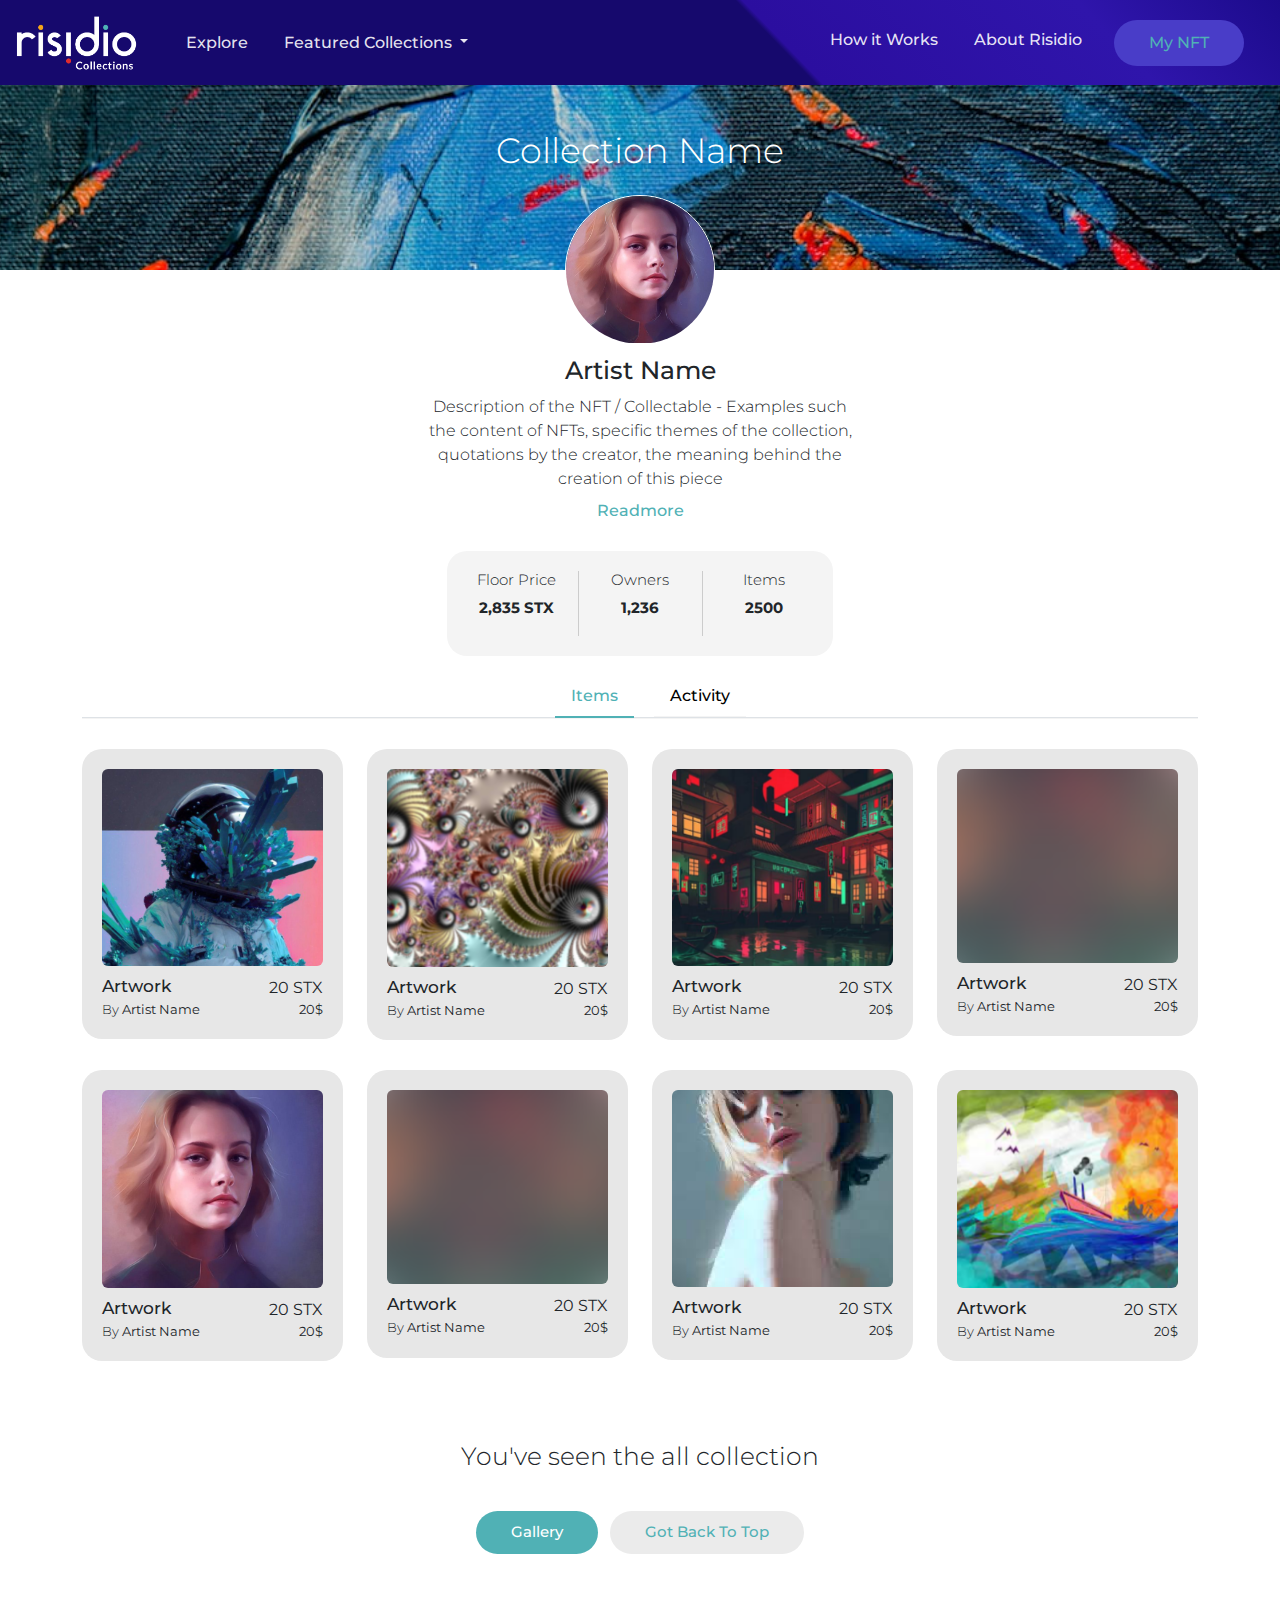
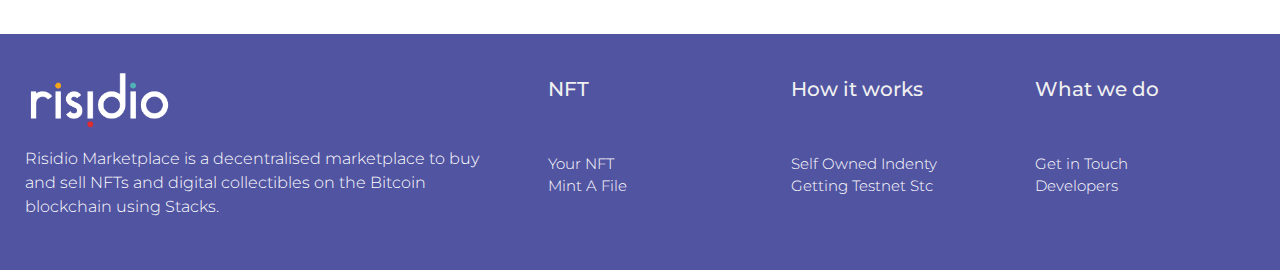
<file: index.html>
<!DOCTYPE html>
<html>
<head>
    <meta charset="utf-8">
    <meta name="viewport" content="width=device-width, initial-scale=1">
    <title>Risidio Marketplace</title>
    <link rel="stylesheet" type="text/css" href="css/bootstrap.min.css">
    <link rel="stylesheet" type="text/css" href="css/style.css">
</head>
<body>


 
   <!-- ////////////  Header -->

    <header class="site-header">

        <nav class="navbar navbar-expand-lg  bg-body-tertiary">
            <div class="container-fluid">
                <a class="navbar-brand" href="index.html">
                    <img src="images/logo-1.png" class="logo-one" alt="Risidio Collection">
                    <img src="images/logo-2.png" class="logo-two d-none" alt="Risidio Marketplace">
                </a>

                <button class="navbar-toggler collapsed" type="button" data-bs-toggle="collapse"
                    data-bs-target="#navbarSupportedContent" aria-controls="navbarSupportedContent"
                    aria-expanded="false" aria-label="Toggle navigation">
                    <!-- <span class="navbar-toggler-icon"></span> -->
                    <span class="icon-bar top-bar"></span>
                    <span class="icon-bar middle-bar"></span>
                    <span class="icon-bar bottom-bar"></span>

                </button>
                <div class="collapse navbar-collapse" id="navbarSupportedContent">
                    <ul class="navbar-nav me-auto mb-2 mb-lg-0">
                        <li class="nav-item">
                            <a class="nav-link active" aria-current="page" href="index.html">Explore</a>
                        </li>
                        <li class="nav-item dropdown">
                            <a class="nav-link dropdown-toggle" href="#" role="button" data-bs-toggle="dropdown"
                                aria-expanded="false">
                                Featured Collections
                            </a>
                            <ul class="dropdown-menu">
                                <li><a class="dropdown-item" href="#">Featured Collections</a></li>
                                <li><a class="dropdown-item" href="#">All Collections</a></li>
                            </ul>
                        </li>
                    </ul>

                    <hr class="d-lg-none divider">

                    <ul class="navbar-nav d-flex">
                        <li class="nav-item">
                            <a class="nav-link " aria-current="page" href="#">How it Works</a>
                        </li>
                        <li class="nav-item me-4">
                            <a class="nav-link " aria-current="page" href="#">About Risidio</a>
                        </li>
                        <li class="nav-item custom-button me-4">
                            <a class="nav-link active m-0" aria-current="page" href="mint-an-nft.html">My NFT</a>
                        </li>
                        
                        <li class="nav-item custom-button me-4 d-none">
                            <a class="nav-link active m-0" aria-current="page" href="mint-an-nft.html">Register with Hiro Wallet</a>
                        </li>
                    </ul>
                </div>
            </div>
        </nav>
    </header>


<!--  /////// Collection Page -->

    <div class="collection-page text-center">
        <h3 class="collection-title">Collection Name</h3>

        <div class="collection-content">
            <div class="collection-artist">
                <img src="images/artist.png" class="artist-img rounded-circle" alt="Artist Name">
                <h3 class="artist-title">Artist Name</h3>
            </div>

            <div class="collection-description d-grid gap-2 col-lg-4 col-sm-8 col-xs-4 mx-auto">
                Description of the NFT / Collectable - Examples such the content of NFTs, specific themes of the
                collection,
                quotations by the creator,
                the meaning behind the creation of this piece
                <br>
                <div class="collapse " id="collapseExample"><br>
                    Description of the NFT / Collectable - - - Examples such the content of NFTs, specific themes
                    of the collection, quotations by the creator, the meaning behind the creation of
                    this piece etc Description of the NFT / Collectable - Examples
                    such the content of NFTs, specific themes of the collection, quotations by the creator,
                    the meaning behind the creation of this piece etc Description of the NFT / Collectable -
                    Examples such the content of NFTs, specific themes of the collection, quotations by the creator,
                    the meaning behind the creation of this piece etc
                </div>
                <a class="text-center readmore-btn" data-bs-toggle="collapse" href="#collapseExample" role="button"
                    aria-expanded="false" aria-controls="collapseExample">
                    Readmore
                </a>

<!-- Collection Details -->

                <div class="collection-details text-center">
                    <div class="row">
                        <div class="col">
                            <h5>Floor Price</h5>
                            <p>2,835 STX</p>
                        </div>
                        <div class="col ">
                            <h5>Owners</h5>
                            <p>1,236</p>
                        </div>
                        <div class="col ">
                            <h5>Items</h5>
                            <p>2500</p>
                        </div>
                    </div>

                </div>


            </div>

                 <!--   //////   Store Data -->

            <div class="container">
                <div class="artist-data">
                    <ul class="nav nav-tabs justify-content-center" id="myTab" role="tablist">
                        <li class="nav-item" role="presentation">
                            <button class="nav-link active" id="items-tab" data-bs-toggle="tab"
                                data-bs-target="#items-tab-pane" type="button" role="tab" aria-controls="items-tab-pane"
                                aria-selected="true">Items</button>
                        </li>
                        <li class="nav-item" role="presentation">
                            <button class="nav-link" id="activity-tab" data-bs-toggle="tab"
                                data-bs-target="#activity-tab-pane" type="button" role="tab"
                                aria-controls="activity-tab-pane" aria-selected="false">Activity</button>
                        </li>
                    </ul>
                    <div class="tab-content" id="myTabContent">
                        <div class="tab-pane fade show active mb-5" id="items-tab-pane" role="tabpanel"
                            aria-labelledby="items-tab" tabindex="0">
                        
                        <!-- row-1 -->
                        <div class="row">
                            <div class="col-md-3 col-sm-6 col-xs-12 item-1">
                                <div class="product-box">
                                    <div class="prod-img">
                                        <img src="images/art-6.png" class="rounded img-fluid w-100" alt="artwork title">
                                    </div>
                                    <div class="clearfix"></div>
                                    <div class="prod-content">
                                        <h3 class="prod-title float-start m-0 p-0">Artwork</h3>
                                        <strong class="prod-fprice float-end m-0 p-0">20 STX</strong>
                                        <div class="clearfix"></div>
                                        <p class="float-start m-0 p-0">By <strong class="prod-artist">Artist Name</strong></p>
                                        <p class="float-end m-0 p-0"><strong class="prod-price">20$</strong></p>
                                        <div class="clearfix"></div>
                                    </div>
                                    
                                </div>
                            </div>
                            <div class="col-md-3 col-sm-6 col-xs-12 item-2">
                                <div class="product-box">
                                    <div class="prod-img">
                                        <img src="images/art-5.png" class="rounded img-fluid w-100" alt="artwork title">
                                    </div>
                                    <div class="clearfix"></div>
                                    <div class="prod-content">
                                        <h3 class="prod-title float-start m-0 p-0">Artwork</h3>
                                        <strong class="prod-fprice float-end m-0 p-0">20 STX</strong>
                                        <div class="clearfix"></div>
                                        <p class="float-start m-0 p-0">By <strong class="prod-artist">Artist Name</strong></p>
                                        <p class="float-end m-0 p-0"><strong class="prod-price">20$</strong></p>
                                        <div class="clearfix"></div>
                                    </div>
                                    
                                </div>
                            </div>
                            <div class="col-md-3 col-sm-6 col-xs-12 item-3">
                                <div class="product-box">
                                    <div class="prod-img">
                                        <img src="images/art-4.png" class="rounded img-fluid w-100" alt="artwork title">
                                    </div>
                                    <div class="clearfix"></div>
                                    <div class="prod-content">
                                        <h3 class="prod-title float-start m-0 p-0">Artwork</h3>
                                        <strong class="prod-fprice float-end m-0 p-0">20 STX</strong>
                                        <div class="clearfix"></div>
                                        <p class="float-start m-0 p-0">By <strong class="prod-artist">Artist Name</strong></p>
                                        <p class="float-end m-0 p-0"><strong class="prod-price">20$</strong></p>
                                        <div class="clearfix"></div>
                                    </div>
                                    
                                </div>
                            </div>
                            <div class="col-md-3 col-sm-6 col-xs-12 item-4">
                                <div class="product-box">
                                    <div class="prod-img">
                                        <img src="images/art-2.png" class="rounded img-fluid w-100" alt="artwork title">
                                    </div>
                                    <div class="clearfix"></div>
                                    <div class="prod-content">
                                        <h3 class="prod-title float-start m-0 p-0">Artwork</h3>
                                        <strong class="prod-fprice float-end m-0 p-0">20 STX</strong>
                                        <div class="clearfix"></div>
                                        <p class="float-start m-0 p-0">By <strong class="prod-artist">Artist Name</strong></p>
                                        <p class="float-end m-0 p-0"><strong class="prod-price">20$</strong></p>
                                        <div class="clearfix"></div>
                                    </div>
                                    
                                </div>
                            </div>

                        </div>
                        <!-- row-2 -->
                        <div class="row">
                            <div class="col-md-3 col-sm-6 col-xs-12 item-1">
                                <div class="product-box">
                                    <div class="prod-img">
                                        <img src="images/art-7.png" class="rounded img-fluid w-100" alt="artwork title">
                                    </div>
                                    <div class="clearfix"></div>
                                    <div class="prod-content">
                                        <h3 class="prod-title float-start m-0 p-0">Artwork</h3>
                                        <strong class="prod-fprice float-end m-0 p-0">20 STX</strong>
                                        <div class="clearfix"></div>
                                        <p class="float-start m-0 p-0">By <strong class="prod-artist">Artist Name</strong></p>
                                        <p class="float-end m-0 p-0"><strong class="prod-price">20$</strong></p>
                                        <div class="clearfix"></div>
                                    </div>
                                    
                                </div>
                            </div>
                            <div class="col-md-3 col-sm-6 col-xs-12 item-2">
                                <div class="product-box">
                                    <div class="prod-img">
                                        <img src="images/art-2.png" class="rounded img-fluid w-100" alt="artwork title">
                                    </div>
                                    <div class="clearfix"></div>
                                    <div class="prod-content">
                                        <h3 class="prod-title float-start m-0 p-0">Artwork</h3>
                                        <strong class="prod-fprice float-end m-0 p-0">20 STX</strong>
                                        <div class="clearfix"></div>
                                        <p class="float-start m-0 p-0">By <strong class="prod-artist">Artist Name</strong></p>
                                        <p class="float-end m-0 p-0"><strong class="prod-price">20$</strong></p>
                                        <div class="clearfix"></div>
                                    </div>
                                    
                                </div>
                            </div>
                            <div class="col-md-3 col-sm-6 col-xs-12 item-3">
                                <div class="product-box">
                                    <div class="prod-img">
                                        <img src="images/art-1.png" class="rounded img-fluid w-100" alt="artwork title">
                                    </div>
                                    <div class="clearfix"></div>
                                    <div class="prod-content">
                                        <h3 class="prod-title float-start m-0 p-0">Artwork</h3>
                                        <strong class="prod-fprice float-end m-0 p-0">20 STX</strong>
                                        <div class="clearfix"></div>
                                        <p class="float-start m-0 p-0">By <strong class="prod-artist">Artist Name</strong></p>
                                        <p class="float-end m-0 p-0"><strong class="prod-price">20$</strong></p>
                                        <div class="clearfix"></div>
                                    </div>
                                    
                                </div>
                            </div>
                            <div class="col-md-3 col-sm-6 col-xs-12 item-4">
                                <div class="product-box">
                                    <div class="prod-img">
                                        <img src="images/art-3.png" class="rounded img-fluid w-100" alt="artwork title">
                                    </div>
                                    <div class="clearfix"></div>
                                    <div class="prod-content">
                                        <h3 class="prod-title float-start m-0 p-0">Artwork</h3>
                                        <strong class="prod-fprice float-end m-0 p-0">20 STX</strong>
                                        <div class="clearfix"></div>
                                        <p class="float-start m-0 p-0">By <strong class="prod-artist">Artist Name</strong></p>
                                        <p class="float-end m-0 p-0"><strong class="prod-price">20$</strong></p>
                                        <div class="clearfix"></div>
                                    </div>
                                    
                                </div>
                            </div>

                        </div>

                        <div class="nomore-collection">
                            <h3 class="fw-light">You've seen the all collection</h3>
                            <button class="btn btn-dark btn-lg theme-btn me-2"><a href="#">Gallery</a></button>
                            <button class="btn btn-dark btn-lg theme-btn-opposite"><a href="#">Got Back To Top</a></button>
                        </div>
                        
                        </div>
                        <div class="tab-pane fade mt-5 mb-5" id="activity-tab-pane" role="tabpanel" aria-labelledby="activity-tab"
                            tabindex="0">
                        
                            <h3>Put Data Here</h3>
                        
                        </div>

                    </div>

                </div>
            </div>

        </div>
    </div>



     <!-- /////  Footer -->


    <footer class="footer">

        <div class="row">
            <div class="col-md-5">
                <div class="footer-logo">
                    <a href="index.html"><img src="images/logo-cleaned.png" class="img-fluid" alt="Risidio"></a>
                </div>
                <div class="company-desc">
                    <p>Risidio Marketplace is a decentralised marketplace to buy and sell NFTs and digital collectibles on the Bitcoin blockchain using Stacks.</p>
                </div>
            </div>
            <div class="col-md-7">
                <div class="row">
                    <div class="col-lg-4 col-sm-12 col-xs-12">
                        <h3 class="mt-2">NFT</h3>
                        <ul>
                            <a href="nft-collections.html"><li>Your NFT</li></a>
                            <a href="mint-an-nft.html"><li>Mint A File</li></a>
                        </ul>
                    </div>
                    <div class="col-lg-4 col-sm-12 col-xs-12">
                        <h3 class="mt-2">How it works</h3>
                        <ul>
                            <a href=""><li>Self Owned Indenty</li></a>
                            <a href=""><li>Getting Testnet Stc</li></a>
                        </ul>
                    </div>
                    <div class="col-lg-4 col-sm-12 col-xs-12">
                        <h3 class="mt-2">What we do</h3>
                        <ul>
                            <a href=""><li>Get in Touch</li></a>
                            <a href=""><li>Developers</li></a>
                        </ul>
                    </div>
                </div>
            </div>
        </div>

    </footer>

    <script type="text/javascript" src="js/bootstrap.bundle.min.js"></script>
    <script type="text/javascript" src="js/jquery-3.7.0.min.js"></script>
    <script type="text/javascript" src="js/hiro-wallet.js"></script>
    <script>

        $(document).ready(function () {
            $(".navbar-toggler").click(function () {
                $(".logo-one").toggleClass("d-none");
                $(".logo-two").toggleClass("d-none");
            });
        });

    </script>
</body>

</html>
</file>
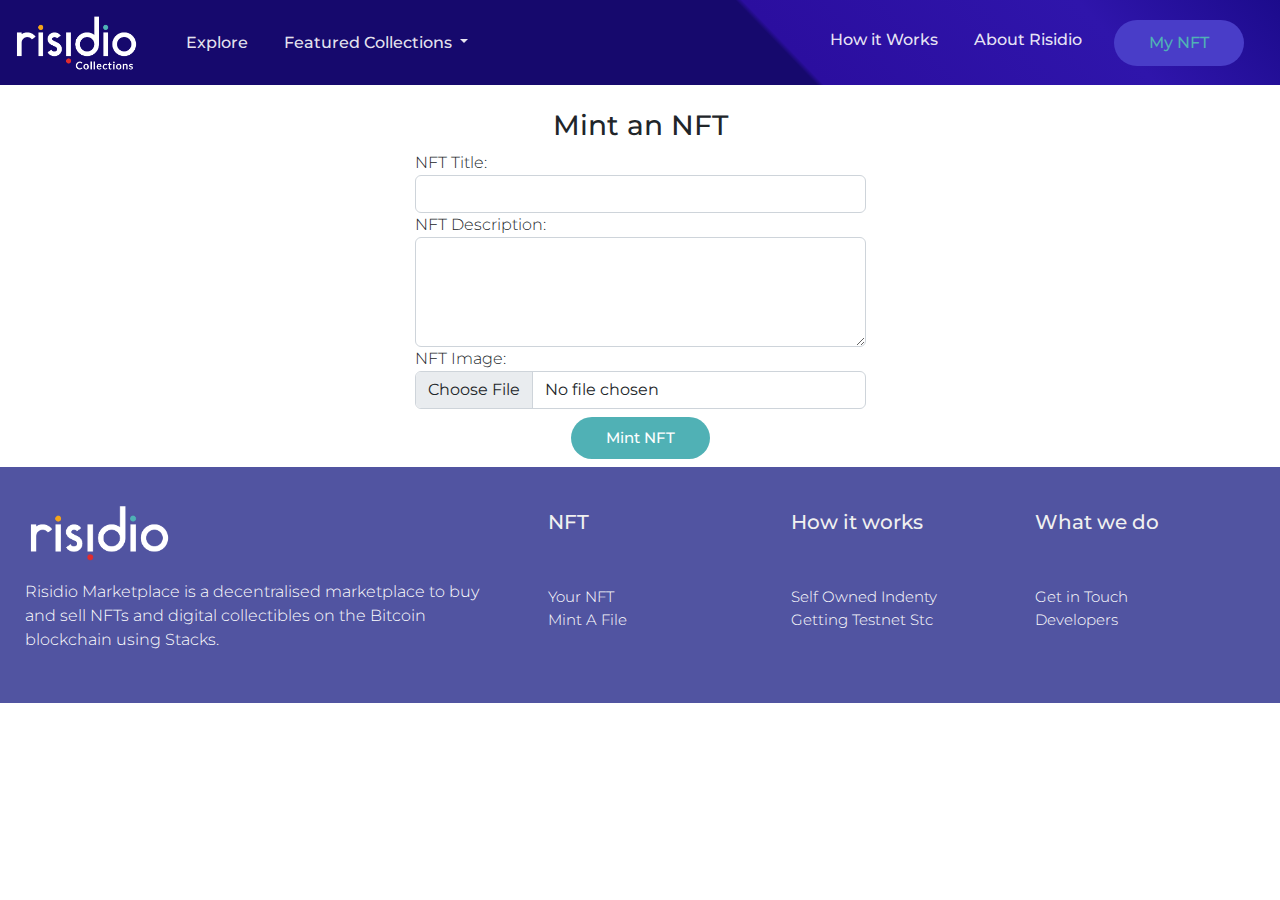
<file: mint-an-nft.html>
<!DOCTYPE html>
<html>

<head>
    <meta charset="utf-8">
    <meta name="viewport" content="width=device-width, initial-scale=1">
    <title>Risidio Marketplace</title>
    <link rel="stylesheet" type="text/css" href="css/bootstrap.min.css">
    <link rel="stylesheet" type="text/css" href="css/style.css">
</head>

<body>
   <!-- ////////////  Header -->

    <header class="site-header">

        <nav class="navbar navbar-expand-lg  bg-body-tertiary">
            <div class="container-fluid">
                <a class="navbar-brand" href="index.html">
                    <img src="images/logo-1.png" class="logo-one" alt="Risidio Collection">
                    <img src="images/logo-2.png" class="logo-two d-none" alt="Risidio Marketplace">
                </a>

                <button class="navbar-toggler collapsed" type="button" data-bs-toggle="collapse"
                    data-bs-target="#navbarSupportedContent" aria-controls="navbarSupportedContent"
                    aria-expanded="false" aria-label="Toggle navigation">
                    <!-- <span class="navbar-toggler-icon"></span> -->
                    <span class="icon-bar top-bar"></span>
                    <span class="icon-bar middle-bar"></span>
                    <span class="icon-bar bottom-bar"></span>

                </button>
                <div class="collapse navbar-collapse" id="navbarSupportedContent">
                    <ul class="navbar-nav me-auto mb-2 mb-lg-0">
                        <li class="nav-item">
                            <a class="nav-link active" aria-current="page" href="index.html">Explore</a>
                        </li>
                        <li class="nav-item dropdown">
                            <a class="nav-link dropdown-toggle" href="#" role="button" data-bs-toggle="dropdown"
                                aria-expanded="false">
                                Featured Collections
                            </a>
                            <ul class="dropdown-menu">
                                <li><a class="dropdown-item" href="#">Featured Collections</a></li>
                                <li><a class="dropdown-item" href="#">All Collections</a></li>
                            </ul>
                        </li>
                    </ul>

                    <hr class="d-lg-none divider">

                    <ul class="navbar-nav d-flex">
                        <li class="nav-item">
                            <a class="nav-link " aria-current="page" href="#">How it Works</a>
                        </li>
                        <li class="nav-item me-4">
                            <a class="nav-link " aria-current="page" href="#">About Risidio</a>
                        </li>
                        <li class="nav-item custom-button me-4">
                            <a class="nav-link active m-0" aria-current="page" href="mint-an-nft.html">My NFT</a>
                        </li>
                        <li class="nav-item custom-button me-4 d-none">
                            <a class="nav-link active m-0" aria-current="page" href="mint-an-nft.html">Register with Hiro Wallet</a>
                        </li>
                    </ul>
                </div>
            </div>
        </nav>
    </header>


    <div class="site-page">
        <div class="container">
            <div class="row justify-content-md-center">
                <div class="col-md-5">
                    <h3 class="text-center mt-4">Mint an NFT</h3>
                    <!-- <img id="nftImage" src="images/art-1.png" alt="NFT Image" onclick="handleNFTImageClick()"> -->
                    <form id="mintForm">
                        <div>
                            <label for="nftTitle">NFT Title:</label>
                            <input type="text" id="nftTitle" class="form-control" name="nftTitle" required>
                        </div>
                        <div>
                            <label for="nftDescription">NFT Description:</label>
                            <textarea id="nftDescription"  class="form-control" name="nftDescription" rows="4" required></textarea>
                        </div>
                        <div>
                            <label for="nftImage">NFT Image:</label>
                            <input type="file" class="form-control" id="nftImage" name="nftImage" required>
                        </div>
                        <div class="text-center m-2">
                            <button type="submit" class="btn btn-dark theme-btn">Mint NFT</button>
                        </div>
                    </form>
                </div>
            </div>
        </div>
    </div>


     <!-- /////  Footer -->


    <footer class="footer">

        <div class="row">
            <div class="col-md-5">
                <div class="footer-logo">
                    <a href="index.html"><img src="images/logo-cleaned.png" class="img-fluid" alt="Risidio"></a>
                </div>
                <div class="company-desc">
                    <p>Risidio Marketplace is a decentralised marketplace to buy and sell NFTs and digital collectibles on the Bitcoin blockchain using Stacks.</p>
                </div>
            </div>
            <div class="col-md-7">
                <div class="row">
                    <div class="col-lg-4 col-sm-12 col-xs-12">
                        <h3 class="mt-2">NFT</h3>
                        <ul>
                            <a href="nft-collections.html"><li>Your NFT</li></a>
                            <a href="mint-an-nft.html"><li>Mint A File</li></a>
                        </ul>
                    </div>
                    <div class="col-lg-4 col-sm-12 col-xs-12">
                        <h3 class="mt-2">How it works</h3>
                        <ul>
                            <a href=""><li>Self Owned Indenty</li></a>
                            <a href=""><li>Getting Testnet Stc</li></a>
                        </ul>
                    </div>
                    <div class="col-lg-4 col-sm-12 col-xs-12">
                        <h3 class="mt-2">What we do</h3>
                        <ul>
                            <a href=""><li>Get in Touch</li></a>
                            <a href=""><li>Developers</li></a>
                        </ul>
                    </div>
                </div>
            </div>
        </div>

    </footer>

    <script type="text/javascript" src="js/bootstrap.bundle.min.js"></script>
    <script type="text/javascript" src="js/jquery-3.7.0.min.js"></script>
    <script type="text/javascript" src="js/hiro-wallet.js"></script>
    <script>

        $(document).ready(function () {
            $(".navbar-toggler").click(function () {
                $(".logo-one").toggleClass("d-none");
                $(".logo-two").toggleClass("d-none");
            });
        });

    </script>
     <script>
        document.getElementById("mintForm").addEventListener("submit", function(event) {
          event.preventDefault(); // 
          
          if (!checkHiroWalletInstalled()) {
            promptInstallHiroWallet();
          } else {
            // Ready minting functionality
            const nftTitle = document.getElementById("nftTitle").value;
            const nftDescription = document.getElementById("nftDescription").value;
            const nftImage = document.getElementById("nftImage").files[0];
            
            // Perform logic to mint the NFT
                HiroWalletProvider.mintNFT(nftTitle, nftDescription, nftImage)
                .then((response) => {
                // Handle the success response
                // Put Logic Here  
                console.log("NFT minted successfully!", response);
                })
                .catch((error) => {
                // Handle the error response
                // Put Logic Here  
                console.error("Failed to mint NFT:", error);
                });
        
            // Reset after successful minting
            document.getElementById("nftTitle").value = "";
            document.getElementById("nftDescription").value = "";
            document.getElementById("nftImage").value = "";
          }
        });
      </script>
</body>

</html>
</file>
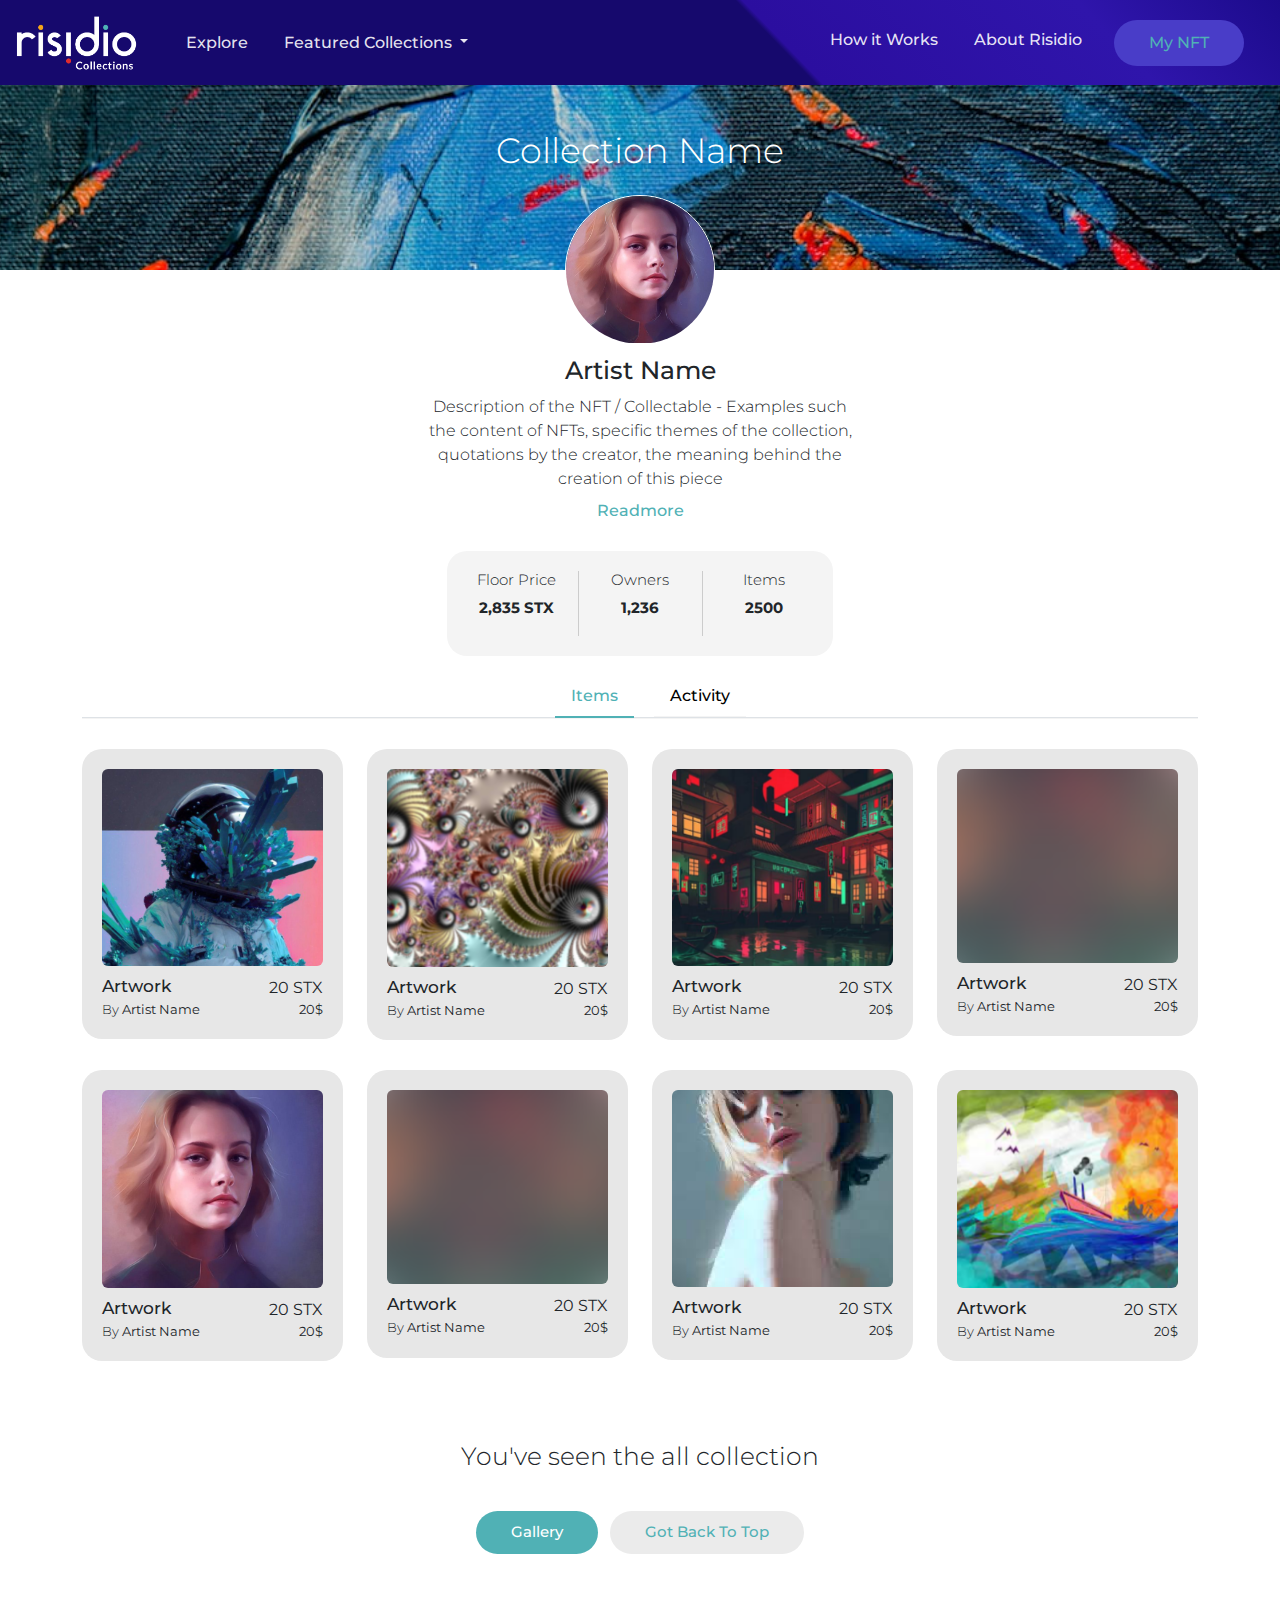
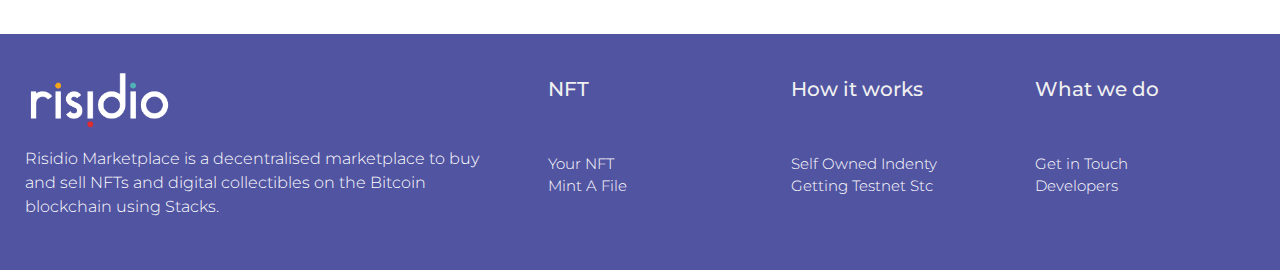
<file: nft-collections.html>
<!DOCTYPE html>
<html>

<head>
    <meta charset="utf-8">
    <meta name="viewport" content="width=device-width, initial-scale=1">
    <title>Risidio Marketplace</title>
    <link rel="stylesheet" type="text/css" href="css/bootstrap.min.css">
    <link rel="stylesheet" type="text/css" href="css/style.css">
</head>

<body>
   <!-- ////////////  Header -->

    <header class="site-header">

        <nav class="navbar navbar-expand-lg  bg-body-tertiary">
            <div class="container-fluid">
                <a class="navbar-brand" href="index.html">
                    <img src="images/logo-1.png" class="logo-one" alt="Risidio Collection">
                    <img src="images/logo-2.png" class="logo-two d-none" alt="Risidio Marketplace">
                </a>

                <button class="navbar-toggler collapsed" type="button" data-bs-toggle="collapse"
                    data-bs-target="#navbarSupportedContent" aria-controls="navbarSupportedContent"
                    aria-expanded="false" aria-label="Toggle navigation">
                    <!-- <span class="navbar-toggler-icon"></span> -->
                    <span class="icon-bar top-bar"></span>
                    <span class="icon-bar middle-bar"></span>
                    <span class="icon-bar bottom-bar"></span>

                </button>
                <div class="collapse navbar-collapse" id="navbarSupportedContent">
                    <ul class="navbar-nav me-auto mb-2 mb-lg-0">
                        <li class="nav-item">
                            <a class="nav-link active" aria-current="page" href="index.html">Explore</a>
                        </li>
                        <li class="nav-item dropdown">
                            <a class="nav-link dropdown-toggle" href="#" role="button" data-bs-toggle="dropdown"
                                aria-expanded="false">
                                Featured Collections
                            </a>
                            <ul class="dropdown-menu">
                                <li><a class="dropdown-item" href="#">Featured Collections</a></li>
                                <li><a class="dropdown-item" href="#">All Collections</a></li>
                            </ul>
                        </li>
                    </ul>

                    <hr class="d-lg-none divider">

                    <ul class="navbar-nav d-flex">
                        <li class="nav-item">
                            <a class="nav-link " aria-current="page" href="#">How it Works</a>
                        </li>
                        <li class="nav-item me-4">
                            <a class="nav-link " aria-current="page" href="#">About Risidio</a>
                        </li>
                        <li class="nav-item custom-button me-4">
                            <a class="nav-link active m-0" aria-current="page" href="mint-an-nft.html">My NFT</a>
                        </li>
                        <li class="nav-item custom-button me-4 d-none">
                            <a class="nav-link active m-0" aria-current="page" href="mint-an-nft.html">Register with Hiro Wallet</a>
                        </li>
                    </ul>
                </div>
            </div>
        </nav>
    </header>
<!--  ------ Collection Page -->

    <div class="collection-page text-center">
        <h3 class="collection-title">Collection Name</h3>

        <div class="collection-content">
            <div class="collection-artist">
                <img src="images/artist.png" class="artist-img rounded-circle" alt="Artist Name">
                <h3 class="artist-title">Artist Name</h3>
            </div>

            <div class="collection-description d-grid gap-2 col-lg-4 col-sm-8 col-xs-4 mx-auto">
                Description of the NFT / Collectable - Examples such the content of NFTs, specific themes of the
                collection,
                quotations by the creator,
                the meaning behind the creation of this piece
                <br>
                <div class="collapse " id="collapseExample"><br>
                    Description of the NFT / Collectable - - - Examples such the content of NFTs, specific themes
                    of the collection, quotations by the creator, the meaning behind the creation of
                    this piece etc Description of the NFT / Collectable - Examples
                    such the content of NFTs, specific themes of the collection, quotations by the creator,
                    the meaning behind the creation of this piece etc Description of the NFT / Collectable -
                    Examples such the content of NFTs, specific themes of the collection, quotations by the creator,
                    the meaning behind the creation of this piece etc
                </div>
                <a class="text-center readmore-btn" data-bs-toggle="collapse" href="#collapseExample" role="button"
                    aria-expanded="false" aria-controls="collapseExample">
                    Readmore
                </a>

                <!-- Collection Details -->
                <div class="collection-details text-center">
                    <div class="row">
                        <div class="col">
                            <h5>Floor Price</h5>
                            <p>2,835 STX</p>
                        </div>
                        <div class="col ">
                            <h5>Owners</h5>
                            <p>1,236</p>
                        </div>
                        <div class="col ">
                            <h5>Items</h5>
                            <p>2500</p>
                        </div>
                    </div>

                </div>


            </div>

            


                 <!--   //////   Store Data -->

            <div class="container">
                <div class="artist-data">
                    <ul class="nav nav-tabs justify-content-center" id="myTab" role="tablist">
                        <li class="nav-item" role="presentation">
                            <button class="nav-link active" id="items-tab" data-bs-toggle="tab"
                                data-bs-target="#items-tab-pane" type="button" role="tab" aria-controls="items-tab-pane"
                                aria-selected="true">Items</button>
                        </li>
                        <li class="nav-item" role="presentation">
                            <button class="nav-link" id="activity-tab" data-bs-toggle="tab"
                                data-bs-target="#activity-tab-pane" type="button" role="tab"
                                aria-controls="activity-tab-pane" aria-selected="false">Activity</button>
                        </li>
                    </ul>
                    <div class="tab-content" id="myTabContent">
                        <div class="tab-pane fade show active mb-5" id="items-tab-pane" role="tabpanel"
                            aria-labelledby="items-tab" tabindex="0">
                        
                        <!-- row-1 -->
                        <div class="row">
                            <div class="col-md-3 col-sm-6 col-xs-12 item-1">
                                <div class="product-box">
                                    <div class="prod-img">
                                        <img src="images/art-6.png" class="rounded img-fluid w-100" alt="artwork title">
                                    </div>
                                    <div class="clearfix"></div>
                                    <div class="prod-content">
                                        <h3 class="prod-title float-start m-0 p-0">Artwork</h3>
                                        <strong class="prod-fprice float-end m-0 p-0">20 STX</strong>
                                        <div class="clearfix"></div>
                                        <p class="float-start m-0 p-0">By <strong class="prod-artist">Artist Name</strong></p>
                                        <p class="float-end m-0 p-0"><strong class="prod-price">20$</strong></p>
                                        <div class="clearfix"></div>
                                    </div>
                                    
                                </div>
                            </div>
                            <div class="col-md-3 col-sm-6 col-xs-12 item-2">
                                <div class="product-box">
                                    <div class="prod-img">
                                        <img src="images/art-5.png" class="rounded img-fluid w-100" alt="artwork title">
                                    </div>
                                    <div class="clearfix"></div>
                                    <div class="prod-content">
                                        <h3 class="prod-title float-start m-0 p-0">Artwork</h3>
                                        <strong class="prod-fprice float-end m-0 p-0">20 STX</strong>
                                        <div class="clearfix"></div>
                                        <p class="float-start m-0 p-0">By <strong class="prod-artist">Artist Name</strong></p>
                                        <p class="float-end m-0 p-0"><strong class="prod-price">20$</strong></p>
                                        <div class="clearfix"></div>
                                    </div>
                                    
                                </div>
                            </div>
                            <div class="col-md-3 col-sm-6 col-xs-12 item-3">
                                <div class="product-box">
                                    <div class="prod-img">
                                        <img src="images/art-4.png" class="rounded img-fluid w-100" alt="artwork title">
                                    </div>
                                    <div class="clearfix"></div>
                                    <div class="prod-content">
                                        <h3 class="prod-title float-start m-0 p-0">Artwork</h3>
                                        <strong class="prod-fprice float-end m-0 p-0">20 STX</strong>
                                        <div class="clearfix"></div>
                                        <p class="float-start m-0 p-0">By <strong class="prod-artist">Artist Name</strong></p>
                                        <p class="float-end m-0 p-0"><strong class="prod-price">20$</strong></p>
                                        <div class="clearfix"></div>
                                    </div>
                                    
                                </div>
                            </div>
                            <div class="col-md-3 col-sm-6 col-xs-12 item-4">
                                <div class="product-box">
                                    <div class="prod-img">
                                        <img src="images/art-2.png" class="rounded img-fluid w-100" alt="artwork title">
                                    </div>
                                    <div class="clearfix"></div>
                                    <div class="prod-content">
                                        <h3 class="prod-title float-start m-0 p-0">Artwork</h3>
                                        <strong class="prod-fprice float-end m-0 p-0">20 STX</strong>
                                        <div class="clearfix"></div>
                                        <p class="float-start m-0 p-0">By <strong class="prod-artist">Artist Name</strong></p>
                                        <p class="float-end m-0 p-0"><strong class="prod-price">20$</strong></p>
                                        <div class="clearfix"></div>
                                    </div>
                                    
                                </div>
                            </div>

                        </div>
                        <!-- row-2 -->
                        <div class="row">
                            <div class="col-md-3 col-sm-6 col-xs-12 item-1">
                                <div class="product-box">
                                    <div class="prod-img">
                                        <img src="images/art-7.png" class="rounded img-fluid w-100" alt="artwork title">
                                    </div>
                                    <div class="clearfix"></div>
                                    <div class="prod-content">
                                        <h3 class="prod-title float-start m-0 p-0">Artwork</h3>
                                        <strong class="prod-fprice float-end m-0 p-0">20 STX</strong>
                                        <div class="clearfix"></div>
                                        <p class="float-start m-0 p-0">By <strong class="prod-artist">Artist Name</strong></p>
                                        <p class="float-end m-0 p-0"><strong class="prod-price">20$</strong></p>
                                        <div class="clearfix"></div>
                                    </div>
                                    
                                </div>
                            </div>
                            <div class="col-md-3 col-sm-6 col-xs-12 item-2">
                                <div class="product-box">
                                    <div class="prod-img">
                                        <img src="images/art-2.png" class="rounded img-fluid w-100" alt="artwork title">
                                    </div>
                                    <div class="clearfix"></div>
                                    <div class="prod-content">
                                        <h3 class="prod-title float-start m-0 p-0">Artwork</h3>
                                        <strong class="prod-fprice float-end m-0 p-0">20 STX</strong>
                                        <div class="clearfix"></div>
                                        <p class="float-start m-0 p-0">By <strong class="prod-artist">Artist Name</strong></p>
                                        <p class="float-end m-0 p-0"><strong class="prod-price">20$</strong></p>
                                        <div class="clearfix"></div>
                                    </div>
                                    
                                </div>
                            </div>
                            <div class="col-md-3 col-sm-6 col-xs-12 item-3">
                                <div class="product-box">
                                    <div class="prod-img">
                                        <img src="images/art-1.png" class="rounded img-fluid w-100" alt="artwork title">
                                    </div>
                                    <div class="clearfix"></div>
                                    <div class="prod-content">
                                        <h3 class="prod-title float-start m-0 p-0">Artwork</h3>
                                        <strong class="prod-fprice float-end m-0 p-0">20 STX</strong>
                                        <div class="clearfix"></div>
                                        <p class="float-start m-0 p-0">By <strong class="prod-artist">Artist Name</strong></p>
                                        <p class="float-end m-0 p-0"><strong class="prod-price">20$</strong></p>
                                        <div class="clearfix"></div>
                                    </div>
                                    
                                </div>
                            </div>
                            <div class="col-md-3 col-sm-6 col-xs-12 item-4">
                                <div class="product-box">
                                    <div class="prod-img">
                                        <img src="images/art-3.png" class="rounded img-fluid w-100" alt="artwork title">
                                    </div>
                                    <div class="clearfix"></div>
                                    <div class="prod-content">
                                        <h3 class="prod-title float-start m-0 p-0">Artwork</h3>
                                        <strong class="prod-fprice float-end m-0 p-0">20 STX</strong>
                                        <div class="clearfix"></div>
                                        <p class="float-start m-0 p-0">By <strong class="prod-artist">Artist Name</strong></p>
                                        <p class="float-end m-0 p-0"><strong class="prod-price">20$</strong></p>
                                        <div class="clearfix"></div>
                                    </div>
                                    
                                </div>
                            </div>

                        </div>

                        <div class="nomore-collection ">
                            <h3 class="fw-light">You've seen the all collection</h3>
                            <button class="btn btn-dark btn-lg theme-btn me-2"><a href="#">Gallery</a></button>
                            <button class="btn btn-dark btn-lg theme-btn-opposite"><a href="#">Got Back To Top</a></button>
                        </div>
                        
                        </div>
                        <div class="tab-pane fade mt-5 mb-5" id="activity-tab-pane" role="tabpanel" aria-labelledby="activity-tab"
                            tabindex="0">
                        
                            <h3>Put Data Here</h3>
                        
                        </div>

                    </div>

                </div>
            </div>

        </div>
    </div>


     <!-- /////  Footer -->

    <footer class="footer">

        <div class="row">
            <div class="col-md-5">
                <div class="footer-logo">
                    <a href="index.html"><img src="images/logo-cleaned.png" class="img-fluid" alt="Risidio"></a>
                </div>
                <div class="company-desc">
                    <p>Risidio Marketplace is a decentralised marketplace to buy and sell NFTs and digital collectibles on the Bitcoin blockchain using Stacks.</p>
                </div>
            </div>
            <div class="col-md-7">
                <div class="row">
                    <div class="col-lg-4 col-sm-12 col-xs-12">
                        <h3 class="mt-2">NFT</h3>
                        <ul>
                            <a href="nft-collections.html"><li>Your NFT</li></a>
                            <a href="mint-an-nft.html"><li>Mint A File</li></a>
                        </ul>
                    </div>
                    <div class="col-lg-4 col-sm-12 col-xs-12">
                        <h3 class="mt-2">How it works</h3>
                        <ul>
                            <a href=""><li>Self Owned Indenty</li></a>
                            <a href=""><li>Getting Testnet Stc</li></a>
                        </ul>
                    </div>
                    <div class="col-lg-4 col-sm-12 col-xs-12">
                        <h3 class="mt-2">What we do</h3>
                        <ul>
                            <a href=""><li>Get in Touch</li></a>
                            <a href=""><li>Developers</li></a>
                        </ul>
                    </div>
                </div>
            </div>
        </div>

    </footer>

    <script type="text/javascript" src="js/bootstrap.bundle.min.js"></script>
    <script type="text/javascript" src="js/jquery-3.7.0.min.js"></script>
    <script type="text/javascript" src="js/hiro-wallet.js"></script>
    <script>

        $(document).ready(function () {
            $(".navbar-toggler").click(function () {
                $(".logo-one").toggleClass("d-none");
                $(".logo-two").toggleClass("d-none");
            });
        });

    </script>
</body>

</html>
</file>
<file: css/style.css>
@import url('https://fonts.googleapis.com/css2?family=Montserrat:wght@300;400;500;600&display=swap');

body {
    font-family: Montserrat !important;
    font-weight: 300;
}

a:link,
a:visited,
a:hover,
a:active {
    color: #50b1b5;
    text-decoration: none;
}

a:hover {
    color: #239094 !important;
}

.navbar {
    background-color: rgb(22, 9, 110);
    /* #16096d*/
}

.navbar-brand img {
    width: 130px;
}


.navbar-nav .nav-link,
.navbar-nav .show>.nav-link {
    color: rgba(255, 255, 255, 0.9);
}

.navbar-nav .nav-link.active,
.navbar-nav .show>.nav-link {
    color: rgba(255, 255, 255, 0.9);
}

.logo-one {
    margin: 0 !important;
}

.navbar-toggler span {
    display: block;
    background-color: #ffffff;
    height: 2px;
    width: 28px;
    margin-top: 7px;
    margin-bottom: 7px;
    position: relative;
    left: 0;
    opacity: 1;
    transition: all 0.35s ease-out;
    transform-origin: center left;
}

.navbar-toggler,
.navbar-toggler:focus {
    border-color: transparent !important;
    color: transparent;
}

.navbar-toggler span:nth-child(1) {
    margin-top: 0.1em;
}

.navbar-toggler:not(.collapsed) span:nth-child(1) {
    transform: translate(15%, -33%) rotate(45deg);
}

.navbar-toggler:not(.collapsed) span:nth-child(2) {
    opacity: 0;
}

.navbar-toggler:not(.collapsed) span:nth-child(3) {
    transform: translate(15%, 33%) rotate(-45deg);
}

.navbar-toggler span:nth-child(1) {
    transform: translate(0%, 0%) rotate(0deg);
}

.navbar-toggler span:nth-child(2) {
    opacity: 1;
}

.navbar-toggler span:nth-child(3) {
    transform: translate(0%, 0%) rotate(0deg);
}

/* Theme Custom Button */

.custom-button {
    padding: 3px 27px;
    background: #493dc8;
    border-radius: 2em;
    font-weight: 700;
    margin-left: 0 !important;
}

.custom-button a {
    color: #50b1b5 !important;
}

.theme-btn {
    background: #50b1b5;
    font-size: 15px;
    border-radius: 1.5em;
    padding: 10px 35px;
    border: 0;

    font-weight: 500;
}

.theme-btn a {
    color: white !important;
    text-decoration: none;
}

.theme-btn-opposite {
    background: #ebebeb;
    font-size: 15px;
    border-radius: 1.5em;
    padding: 10px 35px;
    border: 0;
    font-weight: 500;
}

.theme-btn-opposite a {
    color: #50b1b5 !important;
    text-decoration: none;
}


/* Navbar Dropdown Styling */

.navbar-nav .dropdown-menu {
    position: static;
    margin-top: 5px;
}

.dropdown-menu {
    background: white;
    margin-left: 20px;
}

.dropdown-menu a.dropdown-item:hover {
    color: #50b1b5;
    background-color: rgba(22, 9, 110, 1);
}

/* Collection Page Styling */

.collection-page {
    background: url(../images/collection-bg.jpg) no-repeat center center fixed;
    -webkit-background-size: cover;
    -moz-background-size: cover;
    -o-background-size: cover;
    background-size: cover;
}

.collection-content {
    background-color: white;
}

.collection-title {
    padding: 45px 0px 90px 0;
    font-size: 35px;
    font-weight: 300;
    color: white;
}


.collection-content .artist-title {
    margin-top: 10px;
    margin-bottom: 10px;
    font-size: 25px;
}

.collection-content .artist-img {
    width: 150px;
    margin-top: -75px;
    border: 1px solid white;
}

.collection-details {
    background-color: #f4f4f4;
    padding: 20px;
    border-radius: 20px;
    margin: 20px;
}

.collection-details .row .col {
    border-left: 1px solid #ccc;
}

.collection-details .row .col:first-child {
    border-left: 1px solid transparent;
}

.collection-details .row h5 {
    font-weight: 300;
    font-size: 15px;
}

.collection-details .row p {
    font-weight: 700;
    font-size: 15px;
}

/* Navbar Styling */

.nav-tabs .nav-item .nav-link,
.nav-tabs .nav-link {
    border-top: 0;
    border-left: 0;
    border-right: 0;
    border-bottom: 1px solid #f4f4f4;
}

.nav-tabs .nav-item.show .nav-link,
.nav-tabs .nav-link.active {
    border-top: 0;
    border-left: 0;
    border-right: 0;
    border-bottom: 2px solid #50b1b5;
}

.artist-data .tab-content {
    border-top: 1px solid #f4f4f4;
}

.nav-link:focus,
.nav-link:hover {
    color: #50b1b5;
}

.nav-link {
    display: block;
    padding: var(--bs-nav-link-padding-y) var(--bs-nav-link-padding-x);
    font-size: var(--bs-nav-link-font-size);
    font-weight: 500;
    color: #000;
    text-decoration: none;
    transition: color .15s ease-in-out, background-color .15s ease-in-out, border-color .15s ease-in-out;
    margin-left: 20px;
}

.nav-tabs .nav-item.show .nav-link,
.nav-tabs .nav-link.active {
    font-weight: 500;
    color: #50b1b5;
}

.readmore-btn {
    font-weight: 500;
}

/* Items Design */

.product-box {
    margin-top: 30px;
    border-radius: 20px;
    padding: 20px;
    background: #e7e7e7;
}

.product-box p {
    font-size: 13px;
}

.prod-title {
    font-size: 17px;
}

.product-box .prod-img {
    border-radius: 10px !important;
}

img.prod-blur-img {
    filter: blur(4px);
    -webkit-filter: blur(4px);
}

.product-box .prod-content {
    margin-top: 10px;
}

.nomore-collection {
    margin: 80px 0;
}

.nomore-collection h3 {
    font-size: 25px;
    margin-bottom: 40px;
}

/* Footer */

.footer {
    background-color: #5154a1;
    padding: 35px 25px;
    color: white;
}

.footer .company-desc {
    padding-right: 20px;
}


.footer h3 {
    font-size: 20px;
    margin: 0;
    padding: 0;
    color: rgb(240, 240, 240);
}

.footer ul {
    list-style-type: none;
    margin: 0;
    padding: 0;
    margin-top: 52px;
    margin-bottom: 32px;
}

.footer ul a {
    color: white;
    text-decoration: none;
    font-size: 15px;
}

.footer .footer-logo img {
    width: 150px;
    margin-bottom: 10px;
}


@media (min-width: 992px) {
    .navbar {
        background: rgb(22, 9, 109);
        background: linear-gradient(46deg, rgba(22, 9, 109, 1) 0%, rgba(22, 9, 109, 1) 60%, rgba(43, 14, 159, 1) 60.5%, rgba(47, 21, 171, 1) 85%, rgba(28, 11, 140, 1) 100%);
    }

}


@media (max-width: 992px) {
    .dropdown-menu {
        border-left: 1px solid white;
        border-right: 1px solid white;

        border-top: 1px solid white;
        border-bottom: 1px solid white;
    }

    .nav-link {
        margin-left: 0;
    }

    .dropdown-menu {
        margin-left: 0;
    }

    .prod-title {
        font-size: 14px;
    }

    .prod-fprice {
        font-size: 14px;
    }

    .prod-artist {
        font-size: 10px;

    }

    .product-box p {

        font-size: 10px;
    }
}
</file>
